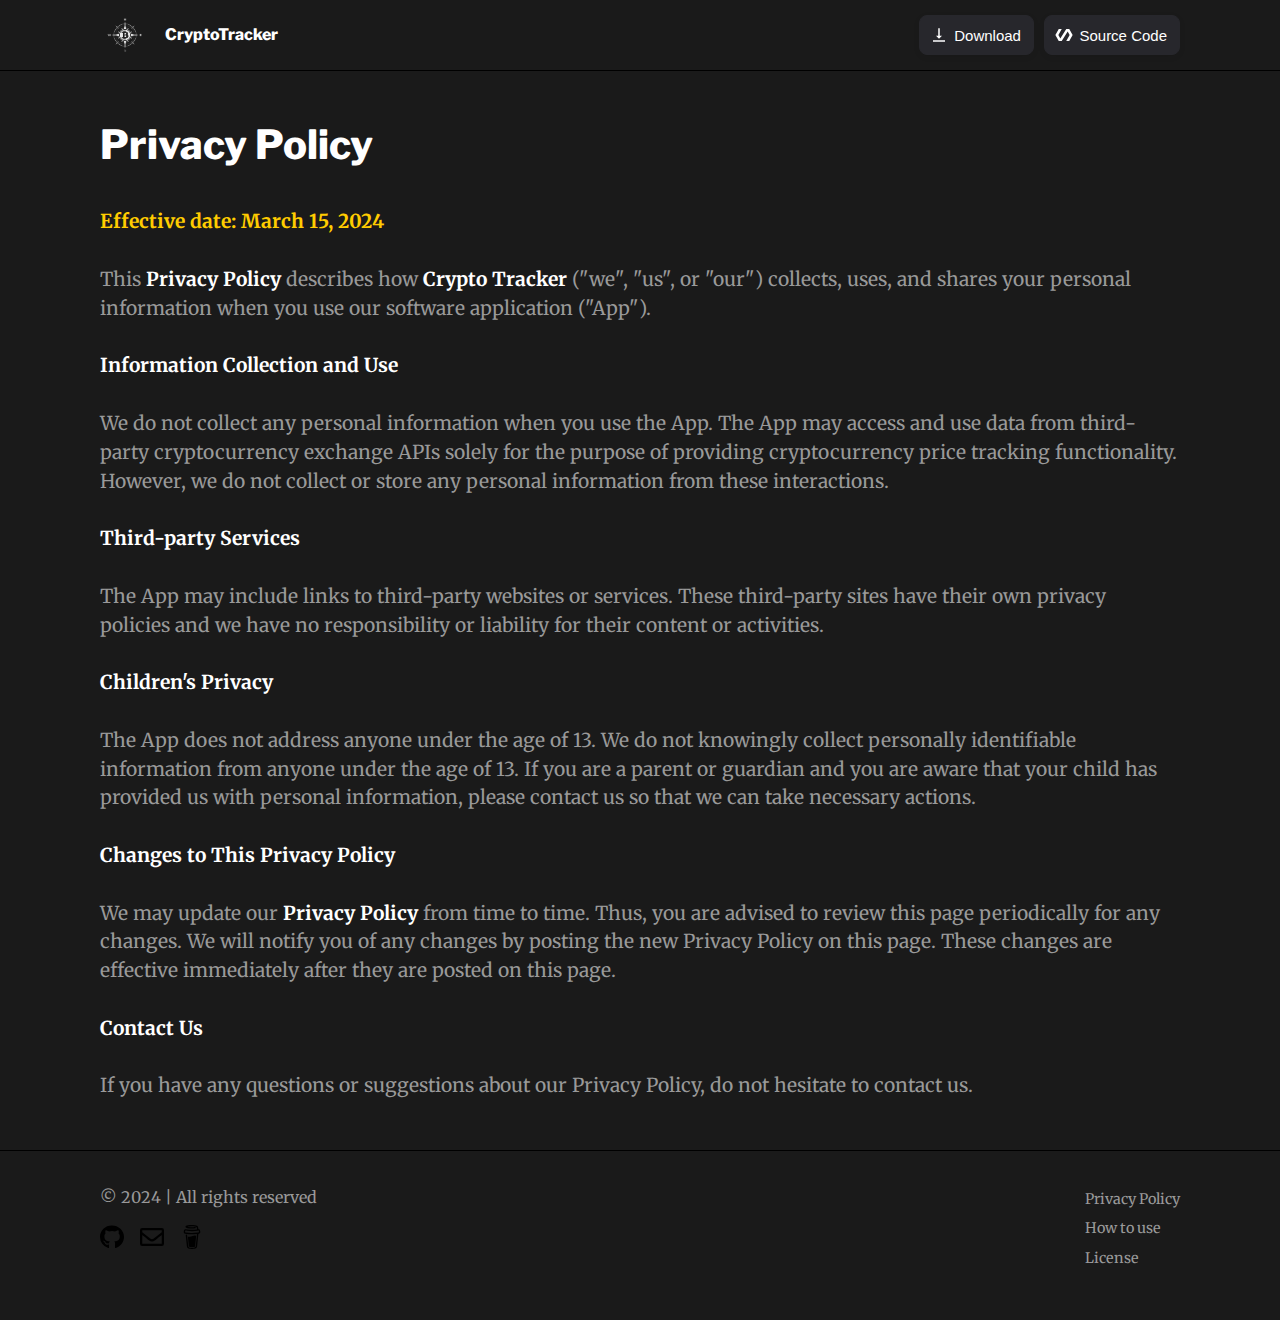
<file: privacy-policy.html>
<!DOCTYPE html>
<html lang="en">

<head>
  <meta charset="utf-8">
  <meta http-equiv="x-ua-compatible" content="ie=edge">
  <meta name="viewport" content="width=device-width,initial-scale=1,shrink-to-fit=no">
  <title>Privacy Policy</title>
  <meta name="twitter:title">
  <meta name="description">
  <meta name="twitter:description">
  <link rel="stylesheet" type="text/css" href="static/css/styles-pp.css">
  <link
    href="https://fonts.googleapis.com/css2?family=Libre Franklin:wght@800&amp;family=Merriweather:wght@400;700&amp;display=block"
    rel="stylesheet">
</head>

<body>
  <section id="header" class="_58ce83d8">
    <div class="_5859e61e">
      <div class="_157dc3d3 wr">
        <nav id="hf42m5bh33" class="_e45b5504 um-nav-wrapper um-classic um-hidden">
          <div class="um-nav-children">
            <div class="_32caed59" style="--gap:1;font-size:16px"><a href="/">
                <div class="_8c82ce03" style="--scale:1"><img src="lib_vtWkOtfKgWcYSAHw/logo.png"
                    class="_b9923f60" alt="logo"></div><span
                  class="_11650ac9">CryptoTracker</span>
              </a></div>
          </div>
          <ul class="um-nav-links"></ul>
          <div class="um-nav-buttons"><a href="https://pypi.org/project/coinprice/" target="_blank"
              rel="noopener noreferrer" id="ohlt91wfb9n" class="_e72e75b2 btn primary"><svg
                xmlns="http://www.w3.org/2000/svg" class="um-icon _488bdcb8" fill="currentColor" width="24" height="24"
                viewBox="0 0 24 24">
                <path d="M16 13h-3V3h-2v10H8l4 4 4-4zM4 19v2h16v-2H4z"></path>
              </svg><span>Download</span></a><a href="https://github.com/7GitGuru/crypto-tracker" target="_blank"
              rel="noopener noreferrer" id="5fq0zp4j205" class="_89517563 btn primary"><svg
                xmlns="http://www.w3.org/2000/svg" class="um-icon _488bdcb8" fill="currentColor" width="24" height="24"
                viewBox="0 0 24 24">
                <path d="M19 4h-4L7.11 16.63 4.5 12 9 4H5L.5 12 5 20h4l7.89-12.63L19.5 12 15 20h4l4.5-8z"></path>
              </svg><span>Source Code</span></a></div>
        </nav><button id="hf42m5bh33-drawerTrigger" class="um-nav-drawerTrigger" title="Open Mobile Menu"></button>
        <div id="hf42m5bh33-drawer" class="_e45b5504 um-nav-drawer um-hidden">
          <header><button class="um-nav-drawerClose"><svg xmlns="http://www.w3.org/2000/svg" width="24" height="24"
                viewBox="0 0 24 24" fill="none" stroke="currentColor" stroke-width="2" stroke-linecap="round"
                stroke-linejoin="round">
                <line x1="18" y1="6" x2="6" y2="18"></line>
                <line x1="6" y1="6" x2="18" y2="18"></line>
              </svg></button></header>
          <div class="um-drawer-links"></div>
          <div class="um-drawer-buttons"><a href="https://pypi.org/project/coinprice/" target="_blank"
              rel="noopener noreferrer" id="d_ohlt91wfb9n" class="_e72e75b2 btn primary"><svg
                xmlns="http://www.w3.org/2000/svg" class="um-icon _488bdcb8" fill="currentColor" width="24" height="24"
                viewBox="0 0 24 24">
                <path d="M16 13h-3V3h-2v10H8l4 4 4-4zM4 19v2h16v-2H4z"></path>
              </svg><span>Download</span></a><a href="https://github.com/7GitGuru/crypto-tracker" target="_blank"
              rel="noopener noreferrer" id="d_5fq0zp4j205" class="_89517563 btn primary"><svg
                xmlns="http://www.w3.org/2000/svg" class="um-icon _488bdcb8" fill="currentColor" width="24" height="24"
                viewBox="0 0 24 24">
                <path d="M19 4h-4L7.11 16.63 4.5 12 9 4H5L.5 12 5 20h4l7.89-12.63L19.5 12 15 20h4l4.5-8z"></path>
              </svg><span>Source Code</span></a></div>
        </div>
        <script>!function () { const e = document.getElementById('hf42m5bh33'); if (!e) return; const t = document.getElementById('hf42m5bh33-drawerTrigger'), n = document.getElementById('hf42m5bh33-drawer'); document.addEventListener('click', (function (e) { n.contains(e.target) || e.target === t || n.classList.add('um-hidden') })); const d = n.querySelector('.um-nav-drawerClose'), s = n.querySelectorAll('.um-drawer-links > li > button'), i = e.querySelector('.um-nav-children'), r = e.querySelector('.um-nav-links'), c = e.querySelector('.um-nav-buttons'); t.addEventListener('click', (function () { n.classList.remove('um-hidden') })), d.addEventListener('click', (function () { n.classList.add('um-hidden') })), s.forEach((function (e) { e.addEventListener('click', (function () { this.parentNode.classList.toggle('um-open') })) })); let o = 0, u = !0; function a() { !1 === u && (o = (i?.offsetWidth || 0) + (r?.offsetWidth || 0) + (c?.offsetWidth || 0)), l() } function l() { e.offsetWidth - 10 < o ? (u = !0, e.classList.add('um-hidden'), t.classList.remove('um-hidden')) : (u = !1, e.classList.remove('um-hidden'), t.classList.add('um-hidden'), n.classList.add('um-hidden')) } new ResizeObserver(l).observe(document.body), i && new ResizeObserver(a).observe(i), c && new ResizeObserver(a).observe(c), r && new ResizeObserver(a).observe(r), a(), l() }();</script>
      </div>
    </div>
  </section>
  <section class="_2f473048">
    <div class="wr">
      <header class="_7c2cb308">
        <h1 class="_53af4e37">Privacy Policy</h1>
        <p class="_318cc7b6"><br><strong><span style="color:rgb(255, 204, 0)">Effective date: March 15,
              2024</span></strong><br><br>This <strong><span style="color:rgb(255, 255, 255)">Privacy
              Policy</span></strong> describes how <strong><span style="color:rgb(255, 255, 255)">Crypto
              Tracker</span></strong> (&quot;we&quot;, &quot;us&quot;, or &quot;our&quot;) collects, uses, and shares
          your personal information when you use our software application (&quot;App&quot;).<br><br><strong><span
              style="color:rgb(255, 255, 255)">Information Collection and Use</span></strong><br><br>We do not collect
          any personal information when you use the App. The App may access and use data from third-party cryptocurrency
          exchange APIs solely for the purpose of providing cryptocurrency price tracking functionality. However, we do
          not collect or store any personal information from these interactions.<br><br><strong><span
              style="color:rgb(255, 255, 255)">Third-party Services</span></strong><br><br>The App may include links to
          third-party websites or services. These third-party sites have their own privacy policies and we have no
          responsibility or liability for their content or activities.<br><br><strong><span
              style="color:rgb(255, 255, 255)">Children&#x27;s Privacy</span></strong><br><br>The App does not address
          anyone under the age of 13. We do not knowingly collect personally identifiable information from anyone under
          the age of 13. If you are a parent or guardian and you are aware that your child has provided us with personal
          information, please contact us so that we can take necessary actions.<br><br><strong><span
              style="color:rgb(255, 255, 255)">Changes to This Privacy Policy</span></strong><br><br>We may update our
          <strong><span style="color:rgb(255, 255, 255)">Privacy Policy </span></strong>from time to time. Thus, you are
          advised to review this page periodically for any changes. We will notify you of any changes by posting the new
          Privacy Policy on this page. These changes are effective immediately after they are posted on this
          page.<br><br><strong><span style="color:rgb(255, 255, 255)">Contact Us</span></strong><br><br>If you have any
          questions or suggestions about our Privacy Policy, do not hesitate to contact us.</p>
      </header>
    </div>
  </section>
  <footer id="footer" class="_c4b89fde">
    <div class="wr">
      <div class="_bea1daea">
        <div class="_240f2910"><span class="_c0e4633f">© 2024 | All rights reserved</span>
          <div class="_a6d0f97b" style="--scale:0.1"></div>
          <div class="_379aefea"><a href="https://github.com/7GitGuru/crypto-tracker" target="_blank"
              rel="noopener noreferrer" class="_77e6fd5c"><img class="um-icon _2cd4f8c5"
                src="lib_oNNIsRRJLnhKdcsI/github.svg?w=24&amp;h=24&amp;dpr=2" alt="github"
                style="position:relative;width:24px;height:24px;display:block;object-fit:contain"></a><a
              href="mailto:Bohd4n@proton.me" target="_blank" rel="noopener noreferrer" class="_77e6fd5c"><img
                class="um-icon _2cd4f8c5" src="lib_oNNIsRRJLnhKdcsI/mail.svg?w=24&amp;h=24&amp;dpr=2"
                alt="email" style="position:relative;width:24px;height:24px;display:block;object-fit:contain"></a><a
              href="https://www.buymeacoffee.com/bohd4n" target="_blank" rel="noopener noreferrer"
              class="_77e6fd5c"><img class="um-icon _2cd4f8c5"
                src="lib_vtWkOtfKgWcYSAHw/donate.svg?w=24&amp;h=24&amp;dpr=2"
                alt="buymeacoffee"
                style="position:relative;width:24px;height:24px;display:block;object-fit:contain"></a></div>
          <div class="_370825cf umsoPluginTarget"></div>
        </div>
        <ul class="_d1a0a8ea">
          <li class="_0fc50e27">
            <!-- <h4 class="_31f6b92b">Legal</h4> -->
            <ul class="_91687afc">
              <li class="_e0485177"><a href="/privacy-policy" class="_c288f4a7">Privacy Policy</a></li>
              <li class="_e0485177"><a href="https://github.com/7GitGuru/crypto-tracker/blob/main/README.md"
                  target="_blank" rel="noopener noreferrer" class="_c288f4a7">How to use</a></li>
              <li class="_e0485177"><a href="https://github.com/7GitGuru/crypto-tracker/blob/main/LICENSE"
                  target="_blank" rel="noopener noreferrer" class="_c288f4a7">License</a></li>
            </ul>
          </li>
        </ul>
      </div>
    </div>
  </footer>
  
  <script>window.OpenModal = function (o) { const e = document.querySelector('#' + o + '.umsoModalWrapper'); if (!e) return; const n = e.querySelector('.umsoModalOverlay'); e && n ? (e.style.display = 'block', n.addEventListener('click', (() => { window.CloseModal(o) }), { once: !0 })) : console.error('modal not found ', o) }, window.CloseModal = function (o) { const e = document.querySelector('#' + o + '.umsoModalWrapper'); e ? e.style.display = 'none' : console.error('modal not found', o) };</script>

</body>

</html>
</file>
<file: static/css/styles-pp.css>
body {
    font: normal normal 400 1em 'Merriweather', -apple-system, BlinkMacSystemFont, Segoe UI, Helvetica, Arial, sans-serif;
    color: #343a40;
    margin: 0;
    padding: 0;
    --wr-max: 1140px;
    position: relative;
    --card-bg: linear-gradient(45deg, rgba(0, 0, 0, 0.78) 0%, rgb(0, 0, 0) 100%);
    word-wrap: anywhere;
    --color-bg: rgb(255, 242, 242);
    background: rgb(255, 242, 242);
    word-break: break-word;
    --font-text: normal normal 400 1em 'Merriweather', -apple-system, BlinkMacSystemFont, Segoe UI, Helvetica, Arial, sans-serif;
    line-height: 1.5;
    --font-title: normal normal 800 1em 'Libre Franklin', -apple-system, BlinkMacSystemFont, Segoe UI, Helvetica, Arial, sans-serif;
    --font-system: -apple-system, BlinkMacSystemFont, Segoe UI, Inter, Helvetica, Arial, sans-serif;
    overflow-wrap: anywhere;
    --border-width: 1px;
    text-rendering: optimizeLegibility;
    --color-bg-card: #f8f9fa;
    --fontSize-text: 1em;
    --fontSize-title: 2.5em;
    --color-text-link: #1864ab;
    --card-borderColor: rgb(231, 231, 231);
    --card-borderWidth: 0px;
    --card-borderRadius: 20px;
    --color-text-primary: #212529;
    --color-border-normal: rgb(0, 0, 0);
    --color-accent-primary: #9c36b5;
    --color-text-secondary: #343a40;
    -webkit-font-smoothing: antialiased;
    --card-textColorPrimary: rgb(255, 255, 255);
    --fontWeight-text-heavy: 700;
    -moz-osx-font-smoothing: grayscale;
    --fontWeight-text-medium: 400;
    -webkit-text-size-adjust: 100%;
    --card-textColorSecondary: rgb(200, 200, 200);
  }

  a,
  .link {
    color: var(--color-text-link);
    font-weight: var(--fontWeight-text-medium);
    text-decoration: none;
  }

  a:not(.btn):hover {
    text-decoration: underline;
  }

  strong {
    font-weight: var(--fontWeight-text-heavy);
  }

  #measure-layer {
    z-index: -1;
    position: absolute;
    visibility: hidden;
  }

  .wr {
    width: 100%;
    margin: 0 auto;
    padding: 0 30px;
    position: relative;
    max-width: var(--wr-max);
    box-sizing: border-box;
  }

  @media only screen and (max-width: 700px) {
    .wr {
      padding: 0 15px;
    }
  }

  .um-backdrop {
    top: 0;
    left: 0;
    right: 0;
    bottom: 0;
    z-index: -1;
    position: absolute;
  }

  .um-backdrop>video {
    width: 100%;
    height: 100%;
    object-fit: cover;
  }

  .um-backdrop>.overlay {
    top: 0;
    left: 0;
    right: 0;
    bottom: 0;
    position: absolute;
  }

  .madeWithUmso {
    left: 50%;
    color: rgb(43, 43, 43) !important;
    bottom: 10px !important;
    height: 30px;
    display: flex !important;
    padding: 0 9px;
    z-index: 100;
    position: fixed !important;
    animation: keyframes-badgeFade;
    font-size: 13px;
    background: #fff !important;
    box-shadow: 0 1px 3px rgba(0, 0, 0, 0.3), 0 6px 13px rgba(0, 0, 0, 0.1);
    transition: all 0.2s ease-in-out;
    align-items: center;
    font-family: -apple-system, BlinkMacSystemFont, 'Segoe UI', Helvetica, Arial, sans-serif;
    font-weight: 500;
    white-space: nowrap;
    margin-right: -70px !important;
    border-radius: 6px;
    text-decoration: none !important;
    transform-origin: 50% 50%;
    animation-duration: 1.3s;
    transition-property: background color;
  }

  .madeWithUmso svg {
    color: rgb(43, 43, 43);
    width: 66px;
    margin-top: 0;
    transition: filter 0.2s ease-in-out;
    margin-left: 6px;
  }

  .madeWithUmso:hover {
    color: #fff !important;
    background: #000000 !important;
  }

  .madeWithUmso.badge--left {
    left: initial;
    margin-left: 10px;
  }

  .madeWithUmso.badge--right {
    left: 100%;
    margin-left: -165px;
  }

  .madeWithUmso.badge--center {
    left: 50%;
    margin-left: -70px;
  }

  @media (max-width: 750px) {
    .madeWithUmso.footerBadge {
      left: 50%;
      margin-left: -70px;
    }
  }

  .madeWithUmso:hover svg {
    filter: invert(1) saturate(0);
  }

  @keyframes keyframes-badgeFade {
    0% {
      opacity: 0;
      transform: scale(0.8) translate(0, 10px);
    }

    80% {
      opacity: 0;
      transform: scale(0.8) translate(0, 10px);
    }

    100% {
      opacity: 1;
      transform: scale(1) translate(0, 0);
    }
  }

  .__umsoEditorHighlight:after {
    top: 0;
    left: 0;
    right: 0;
    border: 1px dashed #63a1ff;
    bottom: 0;
    content: "";
    z-index: 9999;
    position: absolute;
    box-shadow: inset 0 0 15px rgba(99, 161, 255, 0.1);
    border-radius: 5px;
    animation-name: keyframes-editorHighlight;
    pointer-events: none;
    animation-duration: 1.5s;
    animation-fill-mode: both;
    animation-timing-function: linear;
  }

  @keyframes keyframes-editorHighlight {
    0% {
      box-shadow: transparent;
      border-color: transparent;
      background-color: transparent;
    }

    45% {
      box-shadow: inset 0 0 15px rgba(99, 161, 255, 0.3);
      border-color: #63a1ff;
    }

    80% {
      box-shadow: inset 0 0 15px rgba(99, 161, 255, 0.3), ;
      border-color: #63a1ff;
    }

    100% {
      box-shadow: none;
      border-color: transparent;
      background-color: transparent;
    }
  }

  .um-gradient-text {
    background: -webkit-linear-gradient(var(--angle), var(--from), var(--to));
    -webkit-backgroundclip: text;
    -webkit-text-fill-color: transparent;
  }

  .btn {
    font: normal normal 500 1em var(--font-system), -apple-system, BlinkMacSystemFont, Segoe UI, Helvetica, Arial, sans-serif;
    color: rgb(0, 0, 0);
    border: none;
    cursor: pointer;
    margin: 0;
    display: inline-flex;
    outline: none;
    padding: 0.7em 0.8em;
    position: relative;
    font-size: 14px;
    background: rgb(255, 255, 255);
    box-shadow: 0px 2px 6px 0px rgba(0, 0, 0, 0.07);
    box-sizing: border-box;
    transition: all 0.2s ease-in-out;
    align-items: center;
    border-color: rgb(227, 227, 227);
    border-style: solid;
    border-width: 1px;
    border-radius: 8px;
    justify-content: center;
    text-decoration: none;
  }

  .btn span {
    text-decoration: none;
  }

  .btn--large {
    font-size: 1.2em;
  }

  .btn--clear {
    border: none !important;
    outline: none !important;
    padding: 0 !important;
    box-shadow: none !important;
    background-color: transparent !important;
  }

  .btn .um-arrow {
    margin-left: 0.4em;
  }

  .btn svg:not(.um-arrow),
  .btn img {
    width: initial;
    height: 1.2em;
    margin: -0.1em;
  }

  .btn--loading {
    cursor: wait;
    pointer-events: none;
  }

  .btn--loading:after {
    width: 12px;
    border: 2px solid rgba(125, 125, 125, 0.3);
    height: 12px;
    content: '';
    display: inline-block;
    animation: keyframes-buttonLoading;
    margin-left: 0.6em;
    border-radius: 50%;
    animation-duration: 0.8s;
    border-right-color: var(--color-text-secondary);
    animation-iteration-count: infinite;
    animation-timing-function: linear;
  }

  .btn--error {
    color: #fff !important;
    background: #c92a2a !important;
  }

  .btn--error:after {
    float: right;
    content: '⚠';
    padding-left: 9px;
  }

  .btn--success {
    color: #fff !important;
    background: #2f9e44 !important;
  }

  .btn--success:after {
    float: right;
    content: '✓';
    padding-left: 9px;
  }

  .btn--success:before {
    top: 0;
    left: 0;
    right: 0;
    bottom: 0;
    content: '';
    position: absolute;
    box-shadow: 0 0 0 0 #2f9e443b;
    border-radius: inherit;
    animation-name: keyframes-buttonSuccess;
    pointer-events: none;
    animation-duration: 0.4s;
    animation-fill-mode: both;
    animation-timing-function: ease-out;
  }

  .btn svg:first-child,
  .btn img:first-child {
    margin-right: 0.4em;
  }

  .btn svg:last-child,
  .btn img:last-child {
    margin-left: 0.4em;
  }

  .btn.btn--icon svg,
  .btn.btn--icon img {
    width: initial;
    height: 1.2em;
    margin: -0.1em;
  }

  .btn:hover,
  .btn:hover span {
    text-decoration: none;
  }

  .btn.primary {
    color: rgb(255, 255, 255);
    background: rgb(39, 39, 44);
    border-color: rgb(39, 39, 44);
  }

  .btn:hover {
    background: rgb(244, 244, 244);
    border-color: rgb(229, 229, 229);
  }

  .btn.primary:hover {
    color: rgb(255, 255, 255);
    background: rgb(61, 61, 70);
    border-color: rgb(39, 39, 44);
  }

  @keyframes keyframes-buttonSuccess {
    from {
      box-shadow: 0 0 0 0 rgba(47, 158, 68, 0);
    }

    to {
      box-shadow: 0 0 0 5px rgba(47, 158, 68, 0.3);
    }
  }

  @keyframes keyframes-buttonLoading {
    from {
      transform: rotate(0deg);
    }

    to {
      transform: rotate(360deg);
    }
  }

  .um-nav-wrapper {
    color: var(--color-text-primary);
    display: flex;
    flex-grow: 1;
    align-items: center;
  }

  .um-nav-wrapper .um-nav-drawerTrigger {
    display: none;
  }

  .um-nav-wrapper.um-space-between .um-nav-links {
    padding-left: 30;
    margin-right: auto;
  }

  .um-nav-wrapper.um-links-centered .um-nav-links {
    flex: 1;
    margin: 0 auto;
  }

  .um-nav-wrapper.um-links-centered .um-nav-children {
    flex: 1;
    margin-right: 20px;
  }

  .um-nav-wrapper.um-children-centered .um-nav-links {
    flex: 1;
  }

  .um-nav-wrapper.um-children-centered .um-nav-children {
    flex: 1;
    margin: 0 auto;
  }

  .um-nav-wrapper.um-classic .um-nav-children {
    margin-right: auto;
  }

  .um-nav-wrapper.um-hidden .um-nav-links {
    display: none;
  }

  .um-nav-wrapper.um-hidden .um-nav-buttons {
    display: none;
  }

  .um-nav-links {
    margin: 0;
    display: flex;
    padding: 0;
    font-size: 15px;
    list-style: none;
    align-items: center;
  }

  .um-nav-links>li {
    position: relative;
  }

  .um-nav-links>li>button {
    font: inherit;
    color: inherit;
    border: none;
    cursor: pointer;
    padding: 10px;
    background: transparent;
  }

  .um-nav-links>li>a {
    font: inherit;
    color: inherit;
    padding: 10px 10px;
    white-space: nowrap;
  }

  .um-nav-links>li:hover .um-nav-flyout {
    display: flex;
  }

  .um-nav-flyout {
    top: 100%;
    left: 50%;
    width: 250px;
    display: none;
    padding: 10px;
    position: absolute;
    max-width: 250px;
    min-width: 120px;
    transform: translate(-50%);
    background: var(--nav-flyout-bg);
    box-shadow: hsl(206 22% 7% / 35%) 0px 10px 38px -10px, hsl(206 22% 7% / 20%) 0px 10px 20px -15px;
    ;
    border-radius: 5px;
  }

  .um-nav-flyout ul {
    margin: 0;
    display: flex;
    padding: 0;
    flex-grow: 1;
    list-style: none;
    flex-direction: column;
  }

  .um-nav-item {
    color: var(--color-text-primary);
    display: flex;
    padding: 8px 12px;
    align-items: center;
    border-radius: 4px;
  }

  .um-nav-item:hover {
    background: rgba(141, 141, 141, 0.09);
    text-decoration: none !important;
  }

  .um-nav-item span {
    color: var(--color-text-secondary);
    display: block;
    font-size: 0.9em;
    font-weight: 400;
    text-decoration: none;
  }

  .um-nav-item .um-icon {
    flex-shrink: 0;
    margin-right: 15px;
  }

  .um-nav-buttons {
    display: flex;
    align-items: center;
    margin-left: 20;
  }

  .um-nav-buttons>button,
  .um-nav-buttons>a {
    font-size: 15px !important;
    margin-left: 10px;
  }

  .um-nav-drawerTrigger {
    width: 3em;
    border: none;
    height: 3em;
    margin: 0;
    padding: 0;
    position: relative;
    background: transparent;
    border-radius: 4px;
  }

  .um-nav-drawerTrigger:after {
    top: 9px;
    left: 7px;
    width: 26px;
    height: 4px;
    content: '';
    opacity: 0.8;
    position: absolute;
    background: var(--color-text-secondary);
    box-shadow: 0 8px 0 var(--color-text-secondary), 0 16px 0 var(--color-text-secondary);
    border-radius: 2px;
  }

  .um-nav-drawerTrigger.um-hidden {
    display: none;
  }

  @keyframes keyframes-navbar {
    0% {
      opacity: 0;
      transform: scale(0.9) translate(0, -10px);
    }

    100% {
      opacity: 1;
      transform: scale(1) translate(0, 0);
    }
  }

  .um-nav-drawer {
    top: 10px;
    right: 10px;
    width: 90%;
    z-index: 999;
    overflow: scroll;
    position: fixed;
    font-size: 15px;
    max-width: 300px;
    background: var(--nav-flyout-bg);
    box-shadow: 0px 10px 50px -10px rgba(22, 23, 24, 0.35), 0px 10px 20px -15px rgba(22, 23, 24, 0.2);
    max-height: calc(100vh - 20px);
    border-radius: 10px;
  }

  .um-nav-drawer.um-hidden {
    display: none;
  }

  .um-nav-drawer:not(.um-hidden) {
    animation: keyframes-navbar;
    transform-origin: 100% 0;
    animation-duration: 300ms;
  }

  .um-nav-drawer header {
    display: flex;
    padding: 5px;
    border-bottom: 1px solid var(--color-border-normal);
    justify-content: flex-end;
  }

  .um-nav-drawer .um-drawer-buttons {
    margin: 25px;
    display: flex;
    flex-wrap: wrap;
    justify-content: flex-end;
  }

  .um-nav-drawer .um-drawer-links {
    display: flex;
    list-style: none;
    flex-direction: column;
  }

  .um-nav-drawer .um-drawer-links>li {
    border-bottom: 1px solid var(--color-border-normal);
  }

  .um-nav-drawer .um-drawer-links>li>button {
    all: unset;
    font: inherit;
    width: 100%;
    cursor: pointer;
    padding: 12px 20px;
    position: relative;
    font-size: 1em;
    box-sizing: border-box;
    font-weight: var(--fontWeight-text-medium);
  }

  .um-nav-drawer .um-drawer-links>li>a {
    font: inherit;
    display: block;
    padding: 12px 20px;
    font-size: 1em;
  }

  .um-nav-drawer .um-drawer-links>li>ul {
    margin: 0;
    display: none;
    list-style: none;
    margin-top: -5px;
    padding-left: 10px;
    margin-bottom: 10px;
    flex-direction: column;
  }

  .um-nav-drawer .um-drawer-links>li>ul>li>a {
    font: inherit;
    color: inherit;
    display: block;
    padding: 10px 20px;
    text-decoration: none;
  }

  .um-nav-drawer .um-drawer-links li.um-open>ul {
    display: flex;
  }

  .um-nav-drawer .um-drawer-links li.um-open button {
    font: inherit;
    color: var(--color-text-secondary);
    opacity: 0.7;
  }

  .um-nav-drawer .um-drawer-links li.um-open button:before {
    top: calc(50% - 2px);
    transform: rotate(135deg);
  }

  .um-nav-drawer .um-drawer-links>li>button:before {
    top: calc(50% - 6px);
    right: 20px;
    width: 7px;
    border: 2px solid var(--color-text-secondary);
    height: 7px;
    content: "";
    opacity: 0.6;
    position: absolute;
    transform: rotate(-45deg);
    border-top-width: 0;
    border-right-width: 0;
    border-bottom-left-radius: 2px;
  }

  .um-nav-drawer .um-drawer-buttons button {
    width: 100%;
    flex-grow: 1;
    font-size: 15px !important;
    margin-bottom: 10px;
  }

  .um-nav-drawer .um-drawer-buttons button:last-child {
    margin-bottom: 0;
  }

  .um-nav-drawer .um-drawer-buttons a {
    width: 100%;
    flex-grow: 1;
    font-size: 15px !important;
    margin-bottom: 10px;
  }

  .um-nav-drawer .um-drawer-buttons a:last-child {
    margin-bottom: 0;
  }

  .um-nav-drawer header .um-nav-drawerClose {
    all: unset;
    width: 40px;
    border: none;
    cursor: pointer;
    height: 40px;
    margin: 0;
    padding: 0;
    font-size: 30px;
    background: transparent;
    text-align: center;
  }

  .umsoModal {
    top: 50%;
    left: 50%;
    color: black;
    display: block;
    padding: 40px;
    z-index: 10001;
    position: fixed;
    min-width: 500px;
    transform: translate(-50%, -50%);
    background: white;
    box-shadow: rgba(14, 18, 22, 0.35) 0px 10px 38px -10px, rgba(14, 18, 22, 0.2) 0px 10px 20px -15px;
    min-height: 300px;
    overflow-y: initial !important;
    border-radius: 10px;
  }

  .umsoModalOverlay {
    top: 0;
    left: 0;
    width: 100%;
    height: 100%;
    display: block;
    z-index: 10000;
    position: fixed;
    background-color: rgba(0, 0, 0, 0.44);
  }

  .umsoModalWrapper {
    display: none;
  }

  .umsoModalWrapper.umsoModalOpen {
    display: block;
  }

  ._58ce83d8 {
    top: 0;
    left: 0;
    color: rgb(153, 153, 153);
    right: 0;
    display: flex;
    z-index: 99;
    position: fixed;
    background: rgb(26, 26, 26);
    min-height: 70px;
    align-items: center;
    border-bottom: var(--border-width) solid var(--color-border-normal);
    --color-text-primary: rgb(255, 255, 255);
    --color-text-secondary: rgb(153, 153, 153);
  }

  ._5859e61e {
    width: 100%;
    display: flex;
    flex-direction: column;
    justify-content: space-between;
  }

  ._265f70bf {
    color: rgb(0, 0, 0);
    padding: 10px;
    font-size: 15px;
    text-align: center;
    background-color: #000;
  }

  ._265f70bf a {
    color: inherit;
    text-decoration: underline;
  }

  ._157dc3d3 {
    height: 70px;
    display: flex;
    position: relative;
    flex-grow: 1;
    align-items: center;
    border-radius: 5px;
    flex-direction: row;
    --nav-flyout-bg: var(--color-bg);
  }

  ._e45b5504 {
    --nav-flyout-bg: rgb(26, 26, 26);
  }

  ._32caed59 {
    margin: 0;
    margin-right: auto;
  }

  ._32caed59>a,
  ._32caed59>span {
    font: var(--font-title);
    color: inherit;
    display: flex;
    align-items: center;
    line-height: 0;
  }

  ._32caed59>a:hover,
  ._32caed59>span:hover {
    text-decoration: none;
  }

  ._32caed59>a>div+span,
  ._32caed59>span>div+span {
    margin-left: calc(15px * var(--gap));
  }

  ._b9923f60 {
    display: block;
    max-width: calc(200px * var(--scale));
    max-height: calc(50px * var(--scale));
  }

  ._2f473048 {
    color: rgb(153, 153, 153);
    position: relative;
    background: rgb(26, 26, 26);
    padding-top: calc(50px + 70px);
    padding-bottom: 50px;
    --color-text-primary: rgb(255, 255, 255);
    --color-text-secondary: rgb(153, 153, 153);
  }

  ._7c2cb308 {
    display: flex;
    flex-direction: column;
  }

  ._5b5f3143 {
    color: var(--color-accent-primary);
    margin-top: 0;
  }

  ._53af4e37 {
    font: var(--font-title);
    color: var(--color-text-primary);
    margin: 0 0 0 0;
    font-size: var(--fontSize-title);
  }

  ._318cc7b6 {
    margin: 0.5em 0 0 0;
    font-size: 1.2em;
  }

  ._c4b89fde {
    color: rgb(153, 153, 153);
    display: flex;
    padding: 30px 0 60px 0;
    position: relative;
    background: rgb(26, 26, 26);
    border-top: 1px solid var(--color-border-normal);
    padding-top: 2.1em;
    padding-bottom: 1em;
    --color-text-primary: rgb(255, 255, 255);
    --color-text-secondary: rgb(153, 153, 153);
  }

  ._bea1daea {
    display: flex;
    justify-content: space-between;
  }

  @media (max-width: 500px) {
    ._bea1daea {
      display: flex;
      align-items: flex-start;
      flex-direction: column;
      justify-content: flex-start;
    }
  }

  ._c0e4633f {
    font-size: 1em;
  }

  ._a6d0f97b {
    margin-top: 10px;
  }

  ._9fc8f72f {
    display: block;
    max-width: calc(200px * var(--scale));
    max-height: calc(40px * var(--scale));
  }

  ._379aefea {
    display: flex;
    margin-top: 1em;
  }

  ._77e6fd5c {
    color: inherit;
    margin-right: 1em;
  }

  ._77e6fd5c:hover {
    color: var(--color-text-primary);
  }

  ._2cd4f8c5 {
    display: block;
  }

  ._370825cf {
    margin: -10px;
    display: flex;
    margin-top: 10px;
    align-items: flex-start;
    flex-direction: column;
  }

  ._370825cf>* {
    margin: 10px;
  }

  ._d1a0a8ea {
    margin: 0;
    display: flex;
    padding: 0;
    flex-wrap: wrap;
    list-style: none;
  }

  @media (max-width: 500px) {
    ._d1a0a8ea {
      margin-top: 30px;
    }
  }

  ._0fc50e27 {
    margin-left: 80px;
    margin-bottom: 30px;
  }

  @media (max-width: 500px) {
    ._0fc50e27 {
      margin-left: 0;
      margin-right: 50px;
    }
  }

  ._31f6b92b {
    color: var(--color-text-primary);
    margin: 0 0 5px 0;
    font-weight: var(--fontWeight-text-medium);
  }

  ._91687afc {
    margin: 0;
    padding: 0;
    list-style: none;
  }

  ._e0485177 {
    padding: 4px 0;
    font-size: 0.9em;
  }

  ._c288f4a7 {
    color: var(--color-text-secondary);
    padding: 10px 0;
  }
</file>
